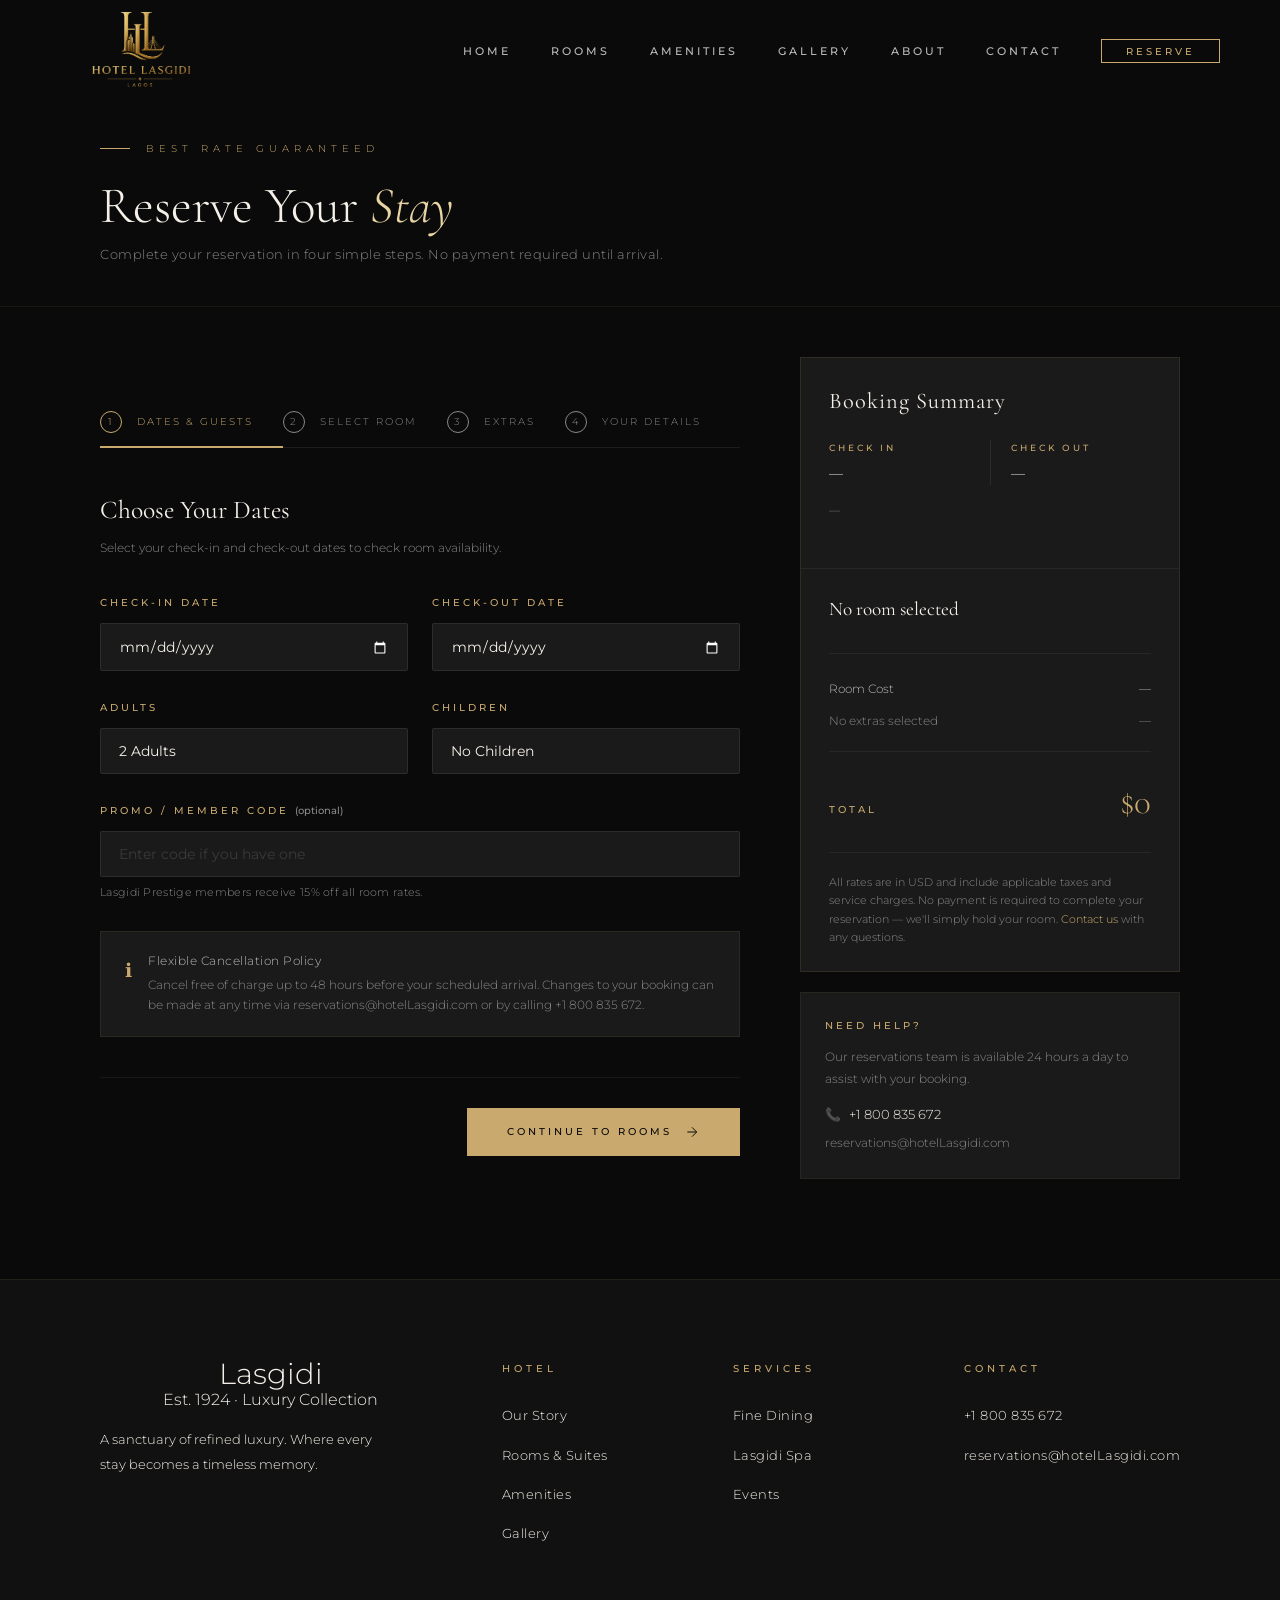
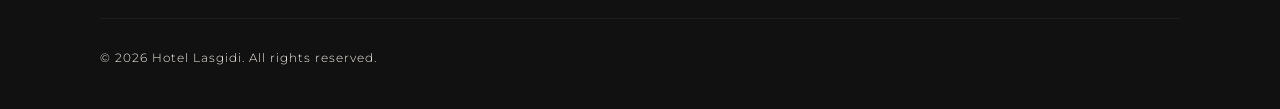
<file: booking.html>
<!DOCTYPE html>
<html lang="en">
<head>
  <meta charset="UTF-8" />
  <meta name="viewport" content="width=device-width, initial-scale=1.0" />
  <meta name="description" content="Reserve your stay at Hotel Lasgidi — select your dates, choose your room, and personalise your experience." />
  <title>Reserve — Hotel Lasgidi</title>
  <link rel="stylesheet" href="css/style.css" />
  <link rel="stylesheet" href="css/booking.css" />
  <style>
    .booking-page-header {
      padding: calc(var(--nav-height) + 50px) 100px 40px;
      border-bottom: 1px solid rgba(201,169,110,0.08);
    }

    .booking-page-header h1 {
      font-family: var(--font-display);
      font-size: clamp(2.2rem, 4vw, 3.5rem);
      font-weight: 300;
      line-height: 1.1;
    }

    .booking-page-header p {
      font-size: 0.8rem;
      color: var(--grey);
      margin-top: 10px;
      letter-spacing: 0.5px;
    }

    @media (max-width: 1200px) {
      .booking-page-header { padding: calc(var(--nav-height) + 30px) 60px 30px; }
      .booking-page { padding: calc(var(--nav-height) + 30px) 60px 80px; }
    }

    @media (max-width: 768px) {
      /* body {
        width: 100%;
        max-width: 500px;
        overflow-x: hidden;
        margin: 0 auto;
      } */
      footer {
        text-align: center;
        display: flex;
        flex-direction: column;
        justify-content: center;
        align-items: center;
      }
      .booking-page-header { padding: calc(var(--nav-height) + 20px) 24px 24px; }
      .booking-page { 
        padding: 30px 24px 60px;
        width: 100%;
        max-width: 500px;
        /* overflow-x: hidden; */
        margin: 0 auto; 
      }
    }
  </style>
</head>
<body>

  <nav class="navbar scrolled">
    <div class="navbar-inner">
      <a href="index.html" class="logo">
        <img class="lasgidi-logo" src="images/hotel_lasgidi_transparent.png" alt="" srcset="">
      </a>
      <ul class="nav-links">
        <li><a href="index.html">Home</a></li>
        <li><a href="rooms.html">Rooms</a></li>
        <li><a href="amenities.html">Amenities</a></li>
        <li><a href="gallery.html">Gallery</a></li>
        <li><a href="about.html">About</a></li>
        <li><a href="contact.html">Contact</a></li>
        <li><a href="booking.html" class="nav-cta active">Reserve</a></li>
      </ul>
      <div class="hamburger"><span></span><span></span><span></span></div>
    </div>
  </nav>
  <div class="mobile-menu">
    <a href="index.html">Home</a><a href="rooms.html">Rooms</a><a href="amenities.html">Amenities</a>
    <a href="gallery.html">Gallery</a><a href="about.html">About</a><a href="contact.html">Contact</a>
    <a href="booking.html">Reserve</a>
  </div>

  <!-- Page Header -->
  <div class="booking-page-header">
    <div class="section-eyebrow">Best Rate Guaranteed</div>
    <h1>Reserve Your <em style="font-style:italic; color:var(--gold-light);">Stay</em></h1>
    <p>Complete your reservation in four simple steps. No payment required until arrival.</p>
  </div>

  <!-- Booking Page -->
  <div class="booking-page" style="padding-top: 50px;">
    <div class="booking-layout">

      <!-- Left: Form -->
      <div class="booking-form-section">

        <!-- Steps -->
        <div class="booking-steps" role="tablist">
          <div class="booking-step active" role="tab">
            <span class="step-number">1</span> Dates & Guests
          </div>
          <div class="booking-step" role="tab">
            <span class="step-number">2</span> Select Room
          </div>
          <div class="booking-step" role="tab">
            <span class="step-number">3</span> Extras
          </div>
          <div class="booking-step" role="tab">
            <span class="step-number">4</span> Your Details
          </div>
        </div>

        <!-- ---- STEP 1: Dates & Guests ---- -->
        <div class="form-panel active" id="panel-1">
          <div style="margin-top: 40px;">
            <h3 style="font-family: var(--font-display); font-size: 1.6rem; font-weight: 400; margin-bottom: 6px;">Choose Your Dates</h3>
            <p style="font-size: 0.78rem; color: var(--grey); margin-bottom: 36px;">Select your check-in and check-out dates to check room availability.</p>

            <div class="form-row">
              <div class="form-group">
                <label for="check-in">Check-In Date</label>
                <input type="date" id="check-in" />
              </div>
              <div class="form-group">
                <label for="check-out">Check-Out Date</label>
                <input type="date" id="check-out" />
              </div>
            </div>

            <div class="form-row">
              <div class="form-group">
                <label for="adults">Adults</label>
                <select id="adults">
                  <option value="1">1 Adult</option>
                  <option value="2" selected>2 Adults</option>
                  <option value="3">3 Adults</option>
                  <option value="4">4 Adults</option>
                  <option value="5">5 Adults</option>
                </select>
              </div>
              <div class="form-group">
                <label for="children">Children</label>
                <select id="children">
                  <option value="0" selected>No Children</option>
                  <option value="1">1 Child</option>
                  <option value="2">2 Children</option>
                  <option value="3">3 Children</option>
                </select>
              </div>
            </div>

            <div class="form-group">
              <label for="promo-code">Promo / Member Code <span style="font-size:0.6rem; color:var(--grey); text-transform:none; letter-spacing:0;">(optional)</span></label>
              <input type="text" id="promo-code" placeholder="Enter code if you have one" />
              <div class="form-hint">Lasgidi Prestige members receive 15% off all room rates.</div>
            </div>

            <!-- Availability Info -->
            <div style="background:var(--dark-2); border:1px solid rgba(201,169,110,0.1); padding:20px 24px; display:flex; gap:16px; align-items:flex-start; margin-top:10px;">
              <div style="color:var(--gold); font-size:1.2rem; flex-shrink:0; margin-top:2px;">ℹ</div>
              <div>
                <div style="font-size:0.72rem; color:var(--light-grey); margin-bottom:4px; letter-spacing:0.5px;">Flexible Cancellation Policy</div>
                <div style="font-size:0.75rem; color:var(--grey); line-height:1.7;">Cancel free of charge up to 48 hours before your scheduled arrival. Changes to your booking can be made at any time via reservations@hotelLasgidi.com or by calling +1 800 835 672.</div>
              </div>
            </div>
          </div>

          <div class="form-nav">
            <div></div>
            <button class="btn btn-gold" data-next-step>
              <span>Continue to Rooms</span>
              <svg viewBox="0 0 24 24" fill="none" stroke="currentColor" stroke-width="1.5"><path d="M5 12h14M12 5l7 7-7 7"/></svg>
            </button>
          </div>
        </div>

        <!-- ---- STEP 2: Room Selection ---- -->
        <div class="form-panel" id="panel-2">
          <div style="margin-top: 40px;">
            <h3 style="font-family: var(--font-display); font-size: 1.6rem; font-weight: 400; margin-bottom: 6px;">Choose Your Room</h3>
            <p style="font-size: 0.78rem; color: var(--grey); margin-bottom: 36px;">Select the accommodation that best suits your needs. All rooms include complimentary Wi-Fi and access to our fitness centre.</p>

            <div class="room-select-grid" id="room-select-grid">
              <!-- Populated by booking.js -->
            </div>

            <div style="margin-top:30px; padding:20px 24px; background:var(--dark-2); border:1px solid rgba(201,169,110,0.08); display:flex; align-items:center; justify-content:space-between; flex-wrap:wrap; gap:12px;">
              <div style="font-size:0.72rem; color:var(--grey);">Need help choosing? Our reservations team is happy to assist.</div>
              <a href="tel:+1800835672" style="font-size:0.65rem; letter-spacing:2px; color:var(--gold); text-transform:uppercase;">Call +1 800 835 672</a>
            </div>
          </div>

          <div class="form-nav">
            <button class="btn btn-white" data-prev-step>← Back</button>
            <button class="btn btn-gold" data-next-step>
              <span>Add Extras</span>
              <svg viewBox="0 0 24 24" fill="none" stroke="currentColor" stroke-width="1.5"><path d="M5 12h14M12 5l7 7-7 7"/></svg>
            </button>
          </div>
        </div>

        <!-- ---- STEP 3: Extras ---- -->
        <div class="form-panel" id="panel-3">
          <div style="margin-top: 40px;">
            <h3 style="font-family: var(--font-display); font-size: 1.6rem; font-weight: 400; margin-bottom: 6px;">Personalise Your Stay</h3>
            <p style="font-size: 0.78rem; color: var(--grey); margin-bottom: 36px;">Enhance your Lasgidi experience with our curated selection of extras. All additions can also be arranged on arrival with our concierge.</p>

            <div class="extras-grid" id="extras-grid">
              <!-- Populated by booking.js -->
            </div>

            <div style="margin-top: 30px; padding: 20px 24px; background: var(--dark-2); border-left: 2px solid var(--gold);">
              <div style="font-size: 0.65rem; letter-spacing: 3px; color: var(--gold); text-transform: uppercase; margin-bottom: 6px; font-weight: 500;">Lasgidi Bespoke</div>
              <p style="font-size: 0.78rem; color: var(--grey); line-height: 1.8; margin: 0;">Looking for something not listed? Our concierge team can arrange virtually anything — from in-suite private dining to personalised city tours. Contact us at <a href="mailto:concierge@hotelLasgidi.com" style="color:var(--gold);">concierge@hotelLasgidi.com</a> to discuss your bespoke request.</p>
            </div>
          </div>

          <div class="form-nav">
            <button class="btn btn-white" data-prev-step>← Back</button>
            <button class="btn btn-gold" data-next-step>
              <span>Enter Your Details</span>
              <svg viewBox="0 0 24 24" fill="none" stroke="currentColor" stroke-width="1.5"><path d="M5 12h14M12 5l7 7-7 7"/></svg>
            </button>
          </div>
        </div>

        <!-- ---- STEP 4: Guest Details ---- -->
        <div class="form-panel" id="panel-4">
          <div style="margin-top: 40px;">
            <h3 style="font-family: var(--font-display); font-size: 1.6rem; font-weight: 400; margin-bottom: 6px;">Your Details</h3>
            <p style="font-size: 0.78rem; color: var(--grey); margin-bottom: 36px;">Please provide your details to complete the reservation. No payment is required at this stage.</p>

            <div class="form-row">
              <div class="form-group">
                <label for="first-name">First Name *</label>
                <input type="text" id="first-name" placeholder="Alexandra" />
              </div>
              <div class="form-group">
                <label for="last-name">Last Name *</label>
                <input type="text" id="last-name" placeholder="Chen" />
              </div>
            </div>

            <div class="form-group">
              <label for="email">Email Address *</label>
              <input type="email" id="email" placeholder="your@email.com" />
              <div class="form-hint">Your confirmation will be sent to this address.</div>
            </div>

            <div class="form-row">
              <div class="form-group">
                <label for="phone">Phone Number</label>
                <input type="tel" id="phone" placeholder="+1 000 000 0000" />
              </div>
              <div class="form-group">
                <label for="country">Country of Residence</label>
                <select id="country">
                  <option value="">Select country</option>
                  <option value="US">United States</option>
                  <option value="GB">United Kingdom</option>
                  <option value="CA">Canada</option>
                  <option value="AU">Australia</option>
                  <option value="FR">France</option>
                  <option value="DE">Germany</option>
                  <option value="IT">Italy</option>
                  <option value="ES">Spain</option>
                  <option value="NG">Nigeria</option>
                  <option value="ZA">South Africa</option>
                  <option value="AE">United Arab Emirates</option>
                  <option value="SG">Singapore</option>
                  <option value="JP">Japan</option>
                  <option value="other">Other</option>
                </select>
              </div>
            </div>

            <div class="form-group">
              <label for="special-requests">Special Requests <span style="font-size:0.6rem; color:var(--grey); text-transform:none; letter-spacing:0;">(optional)</span></label>
              <textarea id="special-requests" placeholder="Dietary requirements, accessibility needs, room preferences, celebrations, or any other requests..."></textarea>
              <div class="form-hint">We will do our utmost to accommodate all requests, though cannot guarantee fulfilment prior to confirmation.</div>
            </div>

            <!-- Terms -->
            <div style="display:flex; gap:14px; align-items:flex-start; padding:20px; background:var(--dark-2); border:1px solid rgba(255,255,255,0.05); margin-top:10px;">
              <input type="checkbox" id="terms" style="margin-top:3px; accent-color:var(--gold); width:16px; height:16px; flex-shrink:0;" />
              <label for="terms" style="font-size:0.75rem; color:var(--grey); line-height:1.7; cursor:pointer;">
                I agree to Hotel Lasgidi's <a href="#" style="color:var(--gold);">Terms & Conditions</a> and <a href="#" style="color:var(--gold);">Privacy Policy</a>. I understand that no payment is required at this time, and that my reservation is subject to availability confirmation.
              </label>
            </div>

            <!-- Trust Badges -->
            <div style="display:flex; gap:24px; flex-wrap:wrap; margin-top:30px; padding-top:30px; border-top:1px solid rgba(255,255,255,0.05);">
              <div style="display:flex; align-items:center; gap:10px; font-size:0.72rem; color:var(--grey);">
                <span style="color:var(--gold); font-size:1.1rem;">🔒</span> Secure Reservation
              </div>
              <div style="display:flex; align-items:center; gap:10px; font-size:0.72rem; color:var(--grey);">
                <span style="color:var(--gold); font-size:1.1rem;">✓</span> Best Rate Guaranteed
              </div>
              <div style="display:flex; align-items:center; gap:10px; font-size:0.72rem; color:var(--grey);">
                <span style="color:var(--gold); font-size:1.1rem;">↩</span> Free Cancellation
              </div>
              <div style="display:flex; align-items:center; gap:10px; font-size:0.72rem; color:var(--grey);">
                <span style="color:var(--gold); font-size:1.1rem;">💳</span> No Card Required
              </div>
            </div>
          </div>

          <div class="form-nav">
            <button class="btn btn-white" data-prev-step>← Back</button>
            <button class="btn btn-gold" id="submit-booking">
              <span>Complete Reservation</span>
              <svg viewBox="0 0 24 24" fill="none" stroke="currentColor" stroke-width="1.5"><path d="M5 12h14M12 5l7 7-7 7"/></svg>
            </button>
          </div>
        </div>

      </div>

      <!-- Right: Booking Summary -->
      <div class="booking-summary">
        <div class="summary-card">

          <div class="summary-header">
            <h3>Booking Summary</h3>
            <div class="summary-dates">
              <div class="summary-date">
                <div class="summary-date-label">Check In</div>
                <div class="summary-date-value" id="summary-checkin">—</div>
              </div>
              <div class="summary-date">
                <div class="summary-date-label">Check Out</div>
                <div class="summary-date-value" id="summary-checkout">—</div>
              </div>
            </div>
            <div class="summary-nights" id="summary-nights" style="margin-top: 16px;">Select your dates above</div>
          </div>

          <div class="summary-body">
            <div class="summary-room">
              <div class="summary-room-name" id="summary-room-name">No room selected</div>
              <div class="summary-room-type" id="summary-room-type" style="font-size:0.65rem; letter-spacing:2px; color:var(--grey); text-transform:uppercase; margin-top:4px;"></div>
            </div>

            <div class="summary-line">
              <span>Room Cost</span>
              <span id="summary-room-cost">—</span>
            </div>

            <div id="summary-extras-list">
              <div class="summary-line extras-line"><span>No extras selected</span><span>—</span></div>
            </div>

            <div class="summary-divider"></div>

            <div class="summary-total">
              <div>
                <div class="summary-total-label">Total</div>
                <div class="summary-total-nights" id="summary-total-nights"></div>
              </div>
              <div class="summary-total-amount" id="summary-total">$0</div>
            </div>

            <div class="summary-note">
              All rates are in USD and include applicable taxes and service charges. No payment is required to complete your reservation — we'll simply hold your room. <a href="contact.html">Contact us</a> with any questions.
            </div>
          </div>

        </div>

        <!-- Help Box -->
        <div style="margin-top:20px; padding:24px; background:var(--dark-2); border:1px solid rgba(201,169,110,0.08);">
          <div style="font-size:0.62rem; letter-spacing:3px; color:var(--gold); text-transform:uppercase; margin-bottom:12px; font-weight:500;">Need Help?</div>
          <p style="font-size:0.76rem; color:var(--grey); line-height:1.8; margin-bottom:14px;">Our reservations team is available 24 hours a day to assist with your booking.</p>
          <a href="tel:+1800835672" style="font-size:0.8rem; color:var(--white); display:flex; align-items:center; gap:8px;">
            <span style="color:var(--gold);">📞</span> +1 800 835 672
          </a>
          <a href="mailto:reservations@hotelLasgidi.com" style="font-size:0.75rem; color:var(--grey); display:block; margin-top:8px;">
            reservations@hotelLasgidi.com
          </a>
        </div>
      </div>

    </div>
  </div>

  <footer>
    <div class="footer-grid">
      <div class="footer-brand"><div class="logo"><span class="logo-name">Lasgidi</span><span class="logo-tagline">Est. 1924 · Luxury Collection</span></div><p>A sanctuary of refined luxury. Where every stay becomes a timeless memory.</p></div>
      <div class="footer-col"><h4>Hotel</h4><ul><li><a href="about.html">Our Story</a></li><li><a href="rooms.html">Rooms & Suites</a></li><li><a href="amenities.html">Amenities</a></li><li><a href="gallery.html">Gallery</a></li></ul></div>
      <div class="footer-col"><h4>Services</h4><ul><li><a href="amenities.html#dining">Fine Dining</a></li><li><a href="amenities.html#spa">Lasgidi Spa</a></li><li><a href="amenities.html#events">Events</a></li></ul></div>
      <div class="footer-col"><h4>Contact</h4><ul><li><a href="tel:+1800835672">+1 800 835 672</a></li><li><a href="mailto:reservations@hotelLasgidi.com">reservations@hotelLasgidi.com</a></li></ul></div>
    </div>
    <div class="footer-bottom"><p>© <span class="current-year"></span> Hotel Lasgidi. All rights reserved.</p></div>
  </footer>

  <script src="js/main.js"></script>
  <script src="js/booking.js"></script>
</body>
</html>
</file>
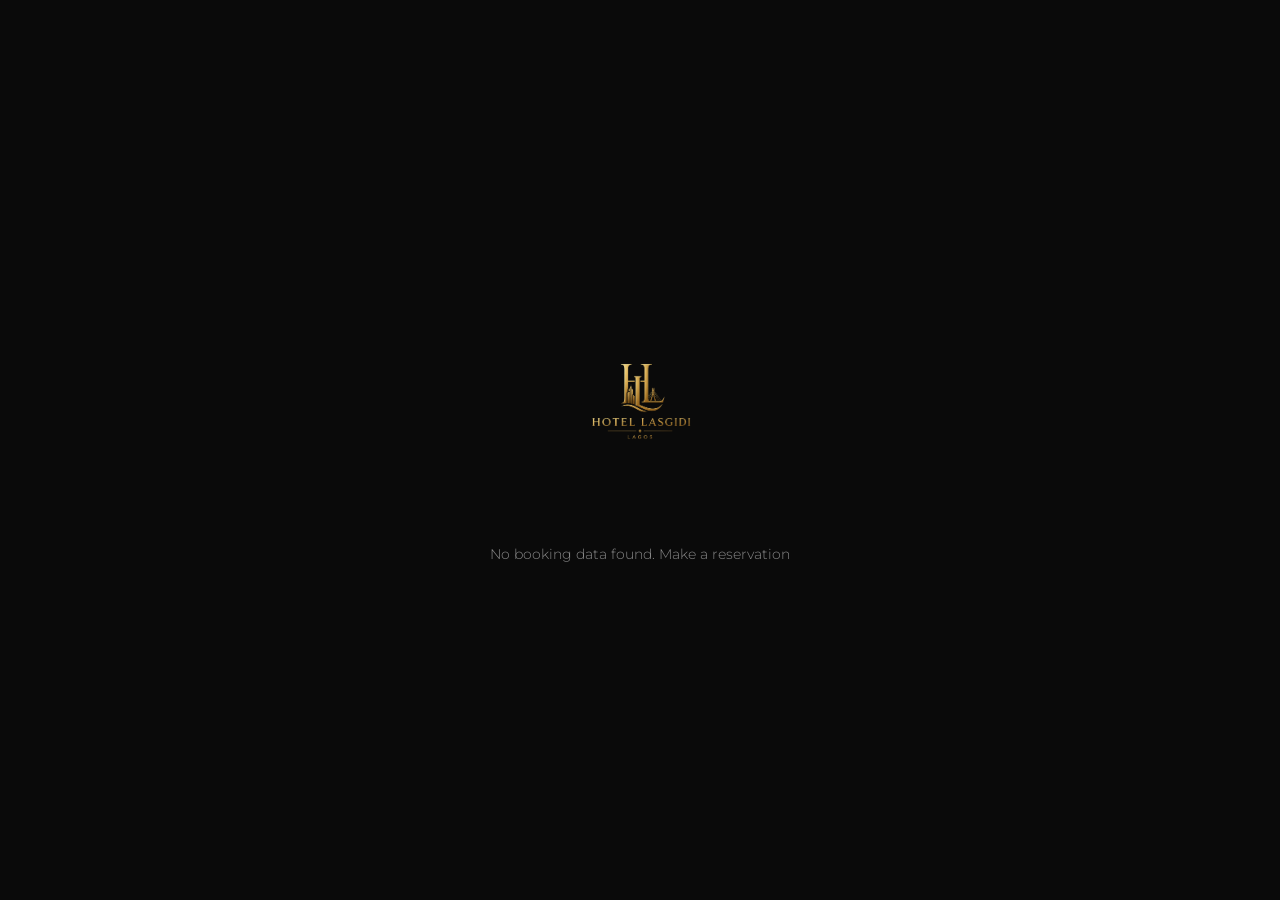
<file: confirmation.html>
<!DOCTYPE html>
<html lang="en">
<head>
  <meta charset="UTF-8" />
  <meta name="viewport" content="width=device-width, initial-scale=1.0" />
  <title>Reservation Confirmed — Hotel Lasgidi</title>
  <link rel="stylesheet" href="css/style.css" />
  <link rel="stylesheet" href="css/booking.css" />
  <style>
    body { background: var(--black); }

    .confirmation-wrapper {
      min-height: 100vh;
      display: flex;
      flex-direction: column;
      align-items: center;
      justify-content: center;
      padding: 120px 40px 80px;
    }

    .conf-logo {
      text-align: center;
      margin-bottom: 60px;
    }

    .conf-card {
      max-width: 700px;
      width: 100%;
      text-align: center;
    }

    .conf-icon-wrap {
      width: 90px; height: 90px;
      border: 1px solid var(--gold);
      border-radius: 50%;
      display: flex;
      align-items: center;
      justify-content: center;
      margin: 0 auto 36px;
      font-size: 2rem;
      color: var(--gold);
      animation: popIn 0.5s cubic-bezier(0.175, 0.885, 0.32, 1.275) both;
    }

    @keyframes popIn {
      from { transform: scale(0.5); opacity: 0; }
      to   { transform: scale(1);   opacity: 1; }
    }

    .conf-eyebrow {
      font-size: 0.62rem;
      letter-spacing: 5px;
      color: var(--gold);
      text-transform: uppercase;
      font-weight: 500;
      margin-bottom: 12px;
    }

    .conf-card h1 {
      font-family: var(--font-display);
      font-size: clamp(2.5rem, 5vw, 4rem);
      font-weight: 300;
      line-height: 1.1;
      margin-bottom: 16px;
    }

    .conf-card > p {
      font-size: 0.85rem;
      color: var(--grey);
      line-height: 1.9;
      margin-bottom: 50px;
      max-width: 520px;
      margin-left: auto;
      margin-right: auto;
    }

    .conf-ref-box {
      display: inline-flex;
      flex-direction: column;
      align-items: center;
      border: 1px solid rgba(201,169,110,0.25);
      padding: 20px 40px;
      margin-bottom: 50px;
      background: rgba(201,169,110,0.04);
    }

    .conf-ref-label {
      font-size: 0.58rem;
      letter-spacing: 4px;
      text-transform: uppercase;
      color: var(--gold);
      font-weight: 500;
      margin-bottom: 6px;
    }

    .conf-ref-number {
      font-family: var(--font-display);
      font-size: 1.8rem;
      font-weight: 400;
      letter-spacing: 4px;
    }

    /* ---- Details Grid ---- */
    .conf-details {
      background: var(--dark-2);
      border: 1px solid rgba(201,169,110,0.1);
      padding: 0;
      text-align: left;
      margin-bottom: 40px;
    }

    .conf-details-header {
      padding: 20px 32px;
      border-bottom: 1px solid rgba(255,255,255,0.05);
      font-size: 0.62rem;
      letter-spacing: 4px;
      text-transform: uppercase;
      color: var(--gold);
      font-weight: 500;
    }

    .conf-detail-row {
      display: flex;
      justify-content: space-between;
      align-items: center;
      padding: 14px 32px;
      border-bottom: 1px solid rgba(255,255,255,0.04);
      font-size: 0.82rem;
    }

    .conf-detail-row:last-child { border-bottom: none; }
    .conf-detail-label { color: var(--grey); letter-spacing: 0.3px; }
    .conf-detail-value { color: var(--white); font-weight: 400; text-align: right; }
    .conf-detail-value.gold { color: var(--gold); font-family: var(--font-display); font-size: 1.3rem; }

    /* ---- Next Steps ---- */
    .conf-next-steps {
      display: grid;
      grid-template-columns: repeat(3, 1fr);
      gap: 2px;
      background: rgba(201,169,110,0.06);
      margin-bottom: 40px;
      text-align: left;
    }

    .conf-step {
      background: var(--dark-2);
      padding: 30px;
      transition: var(--transition);
    }

    .conf-step:hover { background: var(--dark-3); }

    .conf-step-icon { font-size: 1.6rem; margin-bottom: 12px; display: block; }
    .conf-step-title { font-family: var(--font-display); font-size: 1rem; font-weight: 400; margin-bottom: 6px; }
    .conf-step-desc { font-size: 0.72rem; color: var(--grey); line-height: 1.7; }

    /* ---- Action Buttons ---- */
    .conf-actions {
      display: flex;
      gap: 16px;
      justify-content: center;
      flex-wrap: wrap;
      margin-bottom: 50px;
    }

    /* ---- Email Notice ---- */
    .conf-email-notice {
      font-size: 0.75rem;
      color: var(--grey);
      line-height: 1.8;
      padding: 20px 30px;
      border: 1px solid rgba(255,255,255,0.05);
      background: var(--dark-2);
      margin-bottom: 40px;
    }

    .conf-email-notice a { color: var(--gold); }

    /* ---- Footer strip ---- */
    .conf-footer-strip {
      margin-top: 60px;
      padding-top: 30px;
      border-top: 1px solid rgba(255,255,255,0.05);
      display: flex;
      justify-content: center;
      gap: 30px;
      font-size: 0.7rem;
      color: var(--grey);
      flex-wrap: wrap;
    }

    .conf-footer-strip a { color: var(--grey); }
    .conf-footer-strip a:hover { color: var(--gold); }

    @media (max-width: 768px) {
      .conf-next-steps { grid-template-columns: 1fr; }
      .conf-detail-row { flex-direction: column; align-items: flex-start; gap: 4px; }
      .conf-detail-value { text-align: left; }
      .conf-actions { flex-direction: column; align-items: stretch; }
      .conf-actions .btn { justify-content: center; }
    }
  </style>
</head>
<body>

  <!-- Confirmation Page -->
  <div class="confirmation-wrapper">

    <!-- Logo -->
    <div class="conf-logo">
      <a href="index.html" class="logo">
        <img class="lasgidi-logo" src="images/hotel_lasgidi_transparent.png" alt="" srcset="">
      </a>
    </div>

    <div class="conf-card" id="confirmation-data">

      <div class="conf-icon-wrap">✓</div>

      <div class="conf-eyebrow">Reservation Confirmed</div>
      <h1>We Look Forward<br>to <em style="font-style:italic; color:var(--gold-light);">Welcoming You</em></h1>
      <p>Your reservation at Hotel Lasgidi has been received and confirmed. A detailed confirmation email has been sent to your inbox.</p>

      <!-- Booking Reference -->
      <div class="conf-ref-box">
        <div class="conf-ref-label">Booking Reference</div>
        <div class="conf-ref-number" id="conf-ref">VLR-XXXXXXXX</div>
      </div>

      <!-- Booking Details -->
      <div class="conf-details">
        <div class="conf-details-header">Reservation Details</div>
        <div class="conf-detail-row">
          <span class="conf-detail-label">Guest Name</span>
          <span class="conf-detail-value" id="conf-guest">Valued Guest</span>
        </div>
        <div class="conf-detail-row">
          <span class="conf-detail-label">Room</span>
          <span class="conf-detail-value" id="conf-room">—</span>
        </div>
        <div class="conf-detail-row">
          <span class="conf-detail-label">Check-In</span>
          <span class="conf-detail-value" id="conf-checkin">—</span>
        </div>
        <div class="conf-detail-row">
          <span class="conf-detail-label">Check-Out</span>
          <span class="conf-detail-value" id="conf-checkout">—</span>
        </div>
        <div class="conf-detail-row">
          <span class="conf-detail-label">Duration</span>
          <span class="conf-detail-value" id="conf-nights">—</span>
        </div>
        <div class="conf-detail-row">
          <span class="conf-detail-label">Guests</span>
          <span class="conf-detail-value" id="conf-guests">—</span>
        </div>
        <div class="conf-detail-row">
          <span class="conf-detail-label">Confirmation Sent To</span>
          <span class="conf-detail-value" id="conf-email">—</span>
        </div>
        <div class="conf-detail-row">
          <span class="conf-detail-label">Estimated Total</span>
          <span class="conf-detail-value gold" id="conf-total">—</span>
        </div>
      </div>

      <!-- Email Notice -->
      <div class="conf-email-notice">
        📧 A confirmation email with full details has been sent to your inbox. If you don't receive it within 15 minutes, please check your spam folder or <a href="contact.html">contact our reservations team</a>.
      </div>

      <!-- Next Steps -->
      <div class="conf-next-steps">
        <div class="conf-step">
          <span class="conf-step-icon">🕒</span>
          <div class="conf-step-title">Check-In from 3 PM</div>
          <p class="conf-step-desc">Early check-in may be available on request. Contact our concierge 24 hours in advance to arrange.</p>
        </div>
        <div class="conf-step">
          <span class="conf-step-icon">🧳</span>
          <div class="conf-step-title">Luggage Storage</div>
          <p class="conf-step-desc">Complimentary luggage storage is available before check-in and after check-out on your day of arrival and departure.</p>
        </div>
        <div class="conf-step">
          <span class="conf-step-icon">🚗</span>
          <div class="conf-step-title">Valet & Transfers</div>
          <p class="conf-step-desc">Airport transfers and valet parking are available. Contact us at least 24 hours in advance to arrange your arrival experience.</p>
        </div>
      </div>

      <!-- Action Buttons -->
      <div class="conf-actions">
        <a href="index.html" class="btn btn-gold">
          <span>Return to Home</span>
          <svg viewBox="0 0 24 24" fill="none" stroke="currentColor" stroke-width="1.5"><path d="M5 12h14M12 5l7 7-7 7"/></svg>
        </a>
        <a href="contact.html" class="btn btn-outline">Contact Concierge</a>
        <a href="amenities.html" class="btn btn-white">Explore Amenities</a>
      </div>

      <!-- Footer Strip -->
      <div class="conf-footer-strip">
        <a href="index.html">Home</a>
        <a href="rooms.html">Rooms</a>
        <a href="amenities.html">Amenities</a>
        <a href="contact.html">Contact</a>
        <span>© <span class="current-year"></span> Hotel Lasgidi</span>
      </div>

    </div>
  </div>

  <script src="js/main.js"></script>
  <script src="js/booking.js"></script>
</body>
</html>
</file>
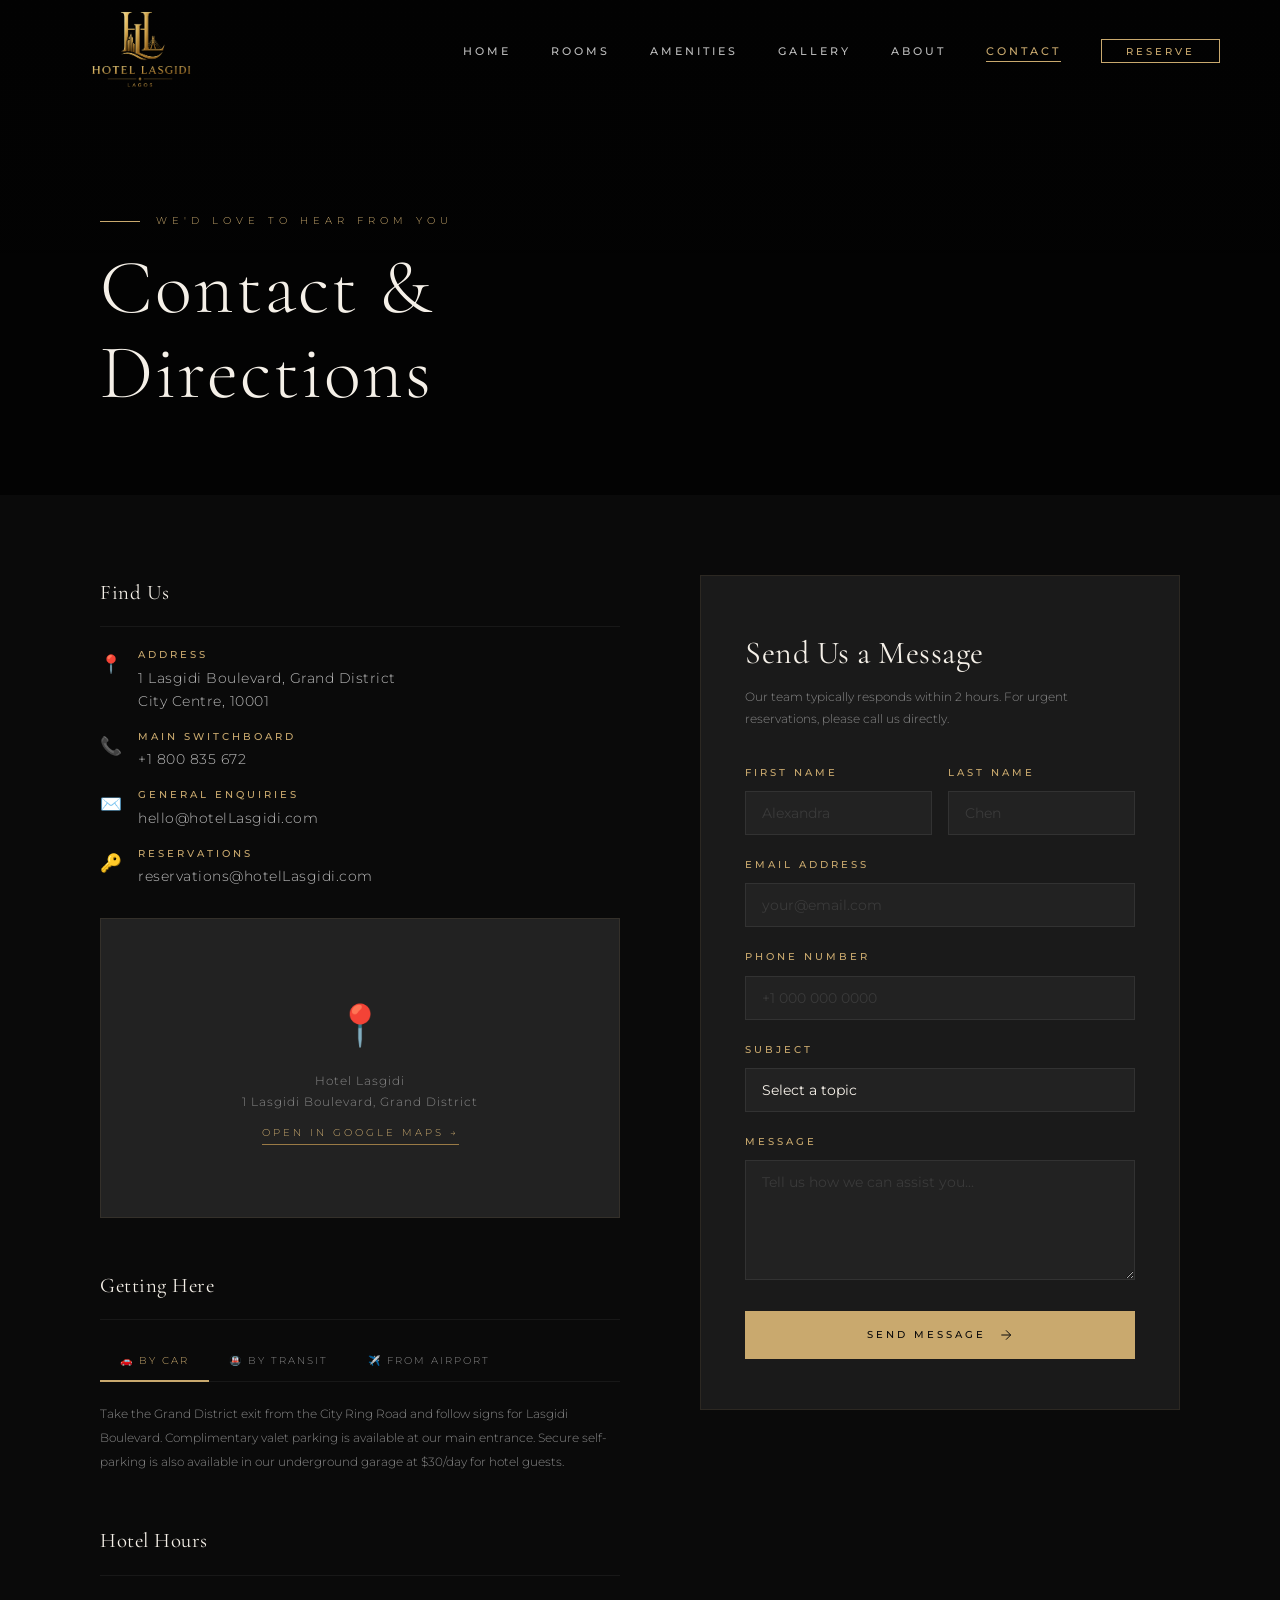
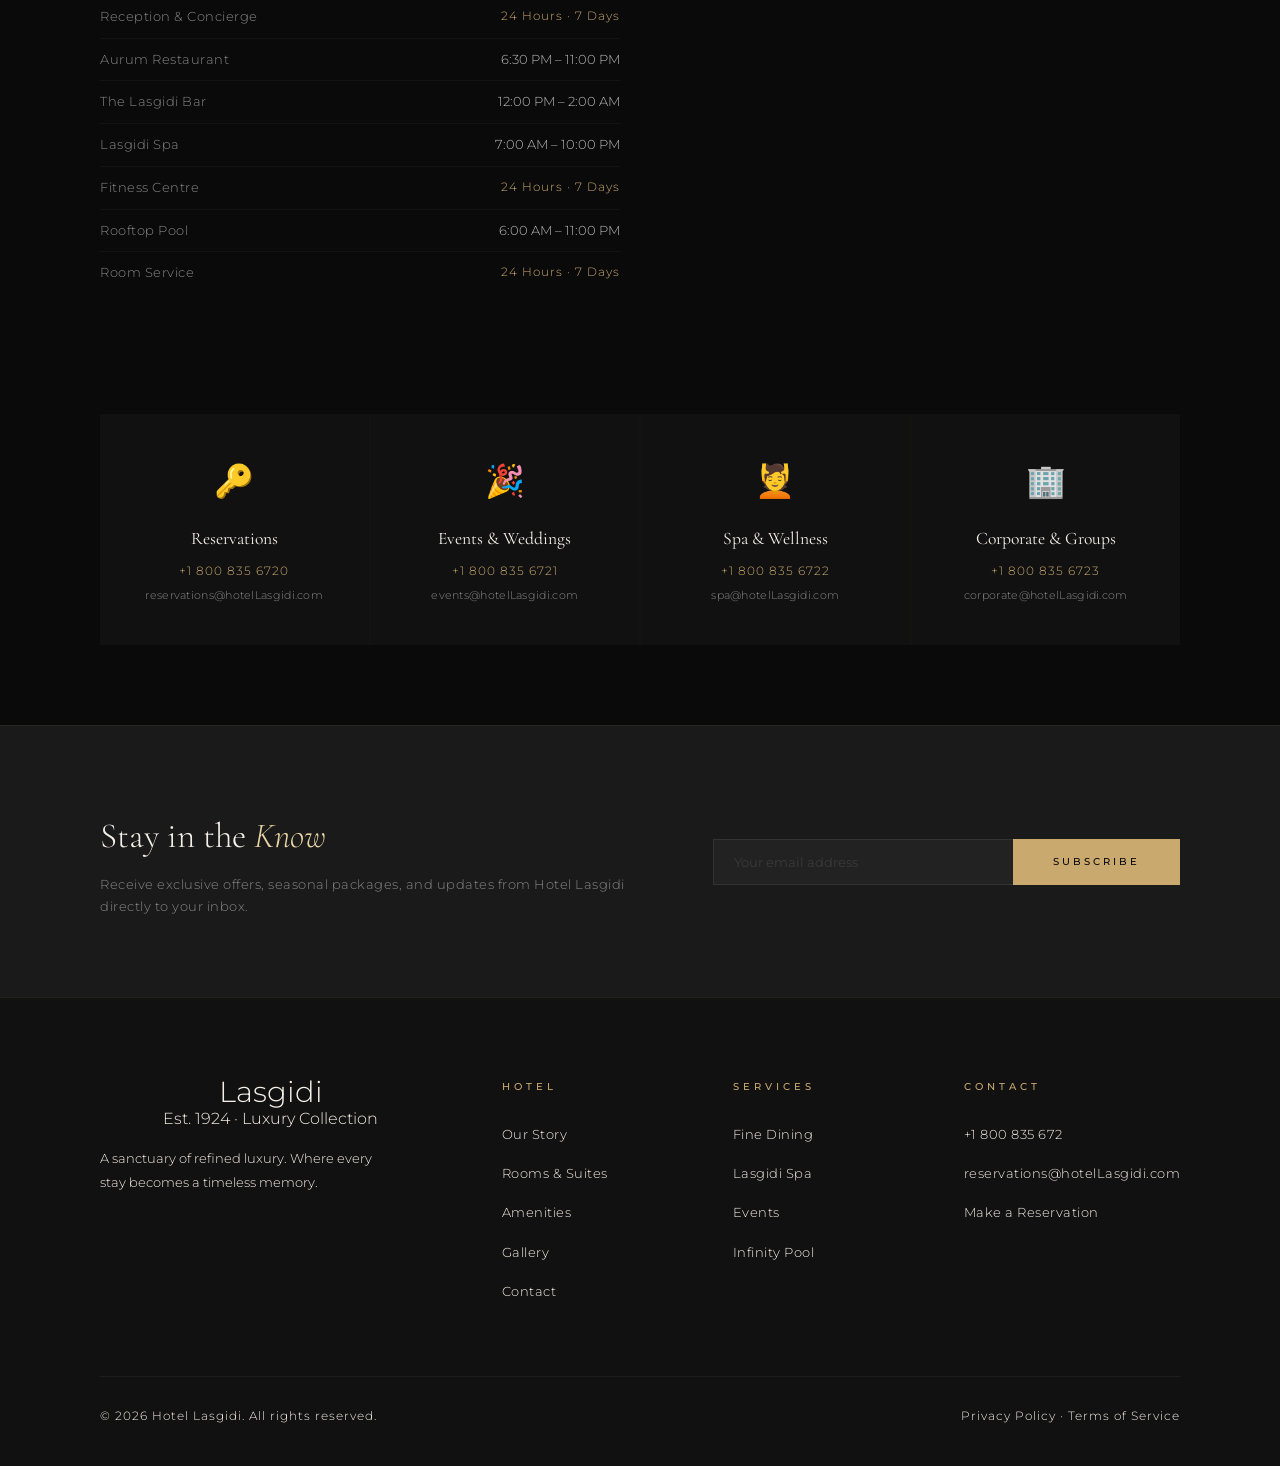
<file: contact.html>
<!DOCTYPE html>
<html lang="en">
<head>
  <meta charset="UTF-8" />
  <meta name="viewport" content="width=device-width, initial-scale=1.0" />
  <meta name="description" content="Contact Hotel Lasgidi — reservations, enquiries, events, and directions to our landmark property." />
  <title>Contact — Hotel Lasgidi</title>
  <link rel="stylesheet" href="css/style.css" />
  <style>
    /* ---- Contact Layout ---- */
    .contact-section {
      padding: 80px 100px 120px;
      display: grid;
      grid-template-columns: 1fr 480px;
      gap: 80px;
    }

    /* ---- Contact Info Panel ---- */
    .contact-info-col { display: flex; flex-direction: column; gap: 50px; }

    .contact-block h3 {
      font-family: var(--font-display);
      font-size: 1.3rem;
      font-weight: 400;
      letter-spacing: 0.5px;
      margin-bottom: 20px;
      padding-bottom: 16px;
      border-bottom: 1px solid rgba(255,255,255,0.06);
    }

    .contact-row {
      display: flex;
      align-items: flex-start;
      gap: 16px;
      margin-bottom: 16px;
    }

    .contact-row-icon {
      font-size: 1.1rem;
      flex-shrink: 0;
      margin-top: 2px;
    }

    .contact-row-body {}

    .contact-row-label {
      font-size: 0.6rem;
      letter-spacing: 3px;
      color: var(--gold);
      text-transform: uppercase;
      font-weight: 500;
      margin-bottom: 3px;
    }

    .contact-row-value {
      font-size: 0.85rem;
      color: var(--light-grey);
      letter-spacing: 0.5px;
      line-height: 1.7;
    }

    .contact-row-value a {
      color: var(--light-grey);
      transition: color 0.3s ease;
    }

    .contact-row-value a:hover { color: var(--gold); }

    /* ---- Hours Table ---- */
    .hours-table { width: 100%; }

    .hours-row {
      display: flex;
      justify-content: space-between;
      align-items: center;
      padding: 10px 0;
      border-bottom: 1px solid rgba(255,255,255,0.04);
      font-size: 0.8rem;
    }

    .hours-row:last-child { border-bottom: none; }
    .hours-day { color: var(--grey); letter-spacing: 0.5px; }
    .hours-time { color: var(--light-grey); }
    .hours-time.always { color: var(--gold); font-size: 0.72rem; letter-spacing: 1px; }

    /* ---- Map Placeholder ---- */
    .map-container {
      position: relative;
      height: 300px;
      background: var(--dark-3);
      border: 1px solid rgba(201,169,110,0.1);
      overflow: hidden;
      margin-top: 30px;
    }

    .map-placeholder {
      width: 100%;
      height: 100%;
      display: flex;
      flex-direction: column;
      align-items: center;
      justify-content: center;
      gap: 12px;
      color: var(--grey);
    }

    .map-pin {
      font-size: 2.5rem;
      animation: pinBounce 2s ease infinite;
    }

    @keyframes pinBounce {
      0%, 100% { transform: translateY(0); }
      50% { transform: translateY(-8px); }
    }

    .map-placeholder p {
      font-size: 0.75rem;
      letter-spacing: 1px;
      text-align: center;
      line-height: 1.7;
    }

    .map-placeholder a {
      font-size: 0.65rem;
      letter-spacing: 3px;
      text-transform: uppercase;
      color: var(--gold);
      border-bottom: 1px solid var(--gold-dark);
      padding-bottom: 2px;
      transition: color 0.3s ease;
    }

    .map-placeholder a:hover { color: var(--gold-light); }

    /* ---- Directions Tabs ---- */
    .directions-tabs {
      display: flex;
      gap: 0;
      margin-bottom: 20px;
      border-bottom: 1px solid rgba(255,255,255,0.06);
    }

    .dir-tab {
      padding: 12px 20px;
      font-size: 0.62rem;
      letter-spacing: 2px;
      text-transform: uppercase;
      color: var(--grey);
      cursor: pointer;
      position: relative;
      transition: color 0.3s ease;
    }

    .dir-tab.active { color: var(--gold); }
    .dir-tab.active::after {
      content: '';
      position: absolute;
      bottom: -1px; left: 0;
      width: 100%; height: 2px;
      background: var(--gold);
    }

    .dir-content { display: none; font-size: 0.78rem; color: var(--grey); line-height: 1.9; }
    .dir-content.active { display: block; }

    /* ---- Contact Form ---- */
    .contact-form-col {}

    .contact-form-wrap {
      background: var(--dark-2);
      border: 1px solid rgba(201,169,110,0.1);
      padding: 50px 44px;
    }

    .contact-form-wrap h2 {
      font-family: var(--font-display);
      font-size: 2rem;
      font-weight: 400;
      margin-bottom: 6px;
      letter-spacing: 0.5px;
    }

    .contact-form-wrap p {
      font-size: 0.78rem;
      color: var(--grey);
      margin-bottom: 36px;
      line-height: 1.7;
    }

    .form-group {
      margin-bottom: 22px;
    }

    .form-group label {
      display: block;
      font-size: 0.6rem;
      letter-spacing: 3px;
      text-transform: uppercase;
      color: var(--gold);
      margin-bottom: 10px;
      font-weight: 500;
    }

    .form-group input,
    .form-group select,
    .form-group textarea {
      width: 100%;
      background: var(--dark-3);
      border: 1px solid rgba(255,255,255,0.07);
      padding: 13px 16px;
      color: var(--white);
      font-size: 0.85rem;
      outline: none;
      transition: border-color 0.3s ease;
      font-family: var(--font-body);
      -webkit-appearance: none;
    }

    .form-group input:focus,
    .form-group select:focus,
    .form-group textarea:focus {
      border-color: var(--gold);
      background: rgba(201,169,110,0.02);
    }

    .form-group input::placeholder,
    .form-group textarea::placeholder { color: var(--mid); }

    .form-group select option { background: var(--dark-3); }
    .form-group textarea { resize: vertical; min-height: 120px; }

    .form-row-2 { display: grid; grid-template-columns: 1fr 1fr; gap: 16px; }

    .form-success {
      display: none;
      text-align: center;
      padding: 40px 0;
    }

    .form-success-icon {
      width: 60px; height: 60px;
      border: 1px solid var(--gold);
      border-radius: 50%;
      display: flex;
      align-items: center;
      justify-content: center;
      margin: 0 auto 24px;
      font-size: 1.5rem;
      color: var(--gold);
    }

    .form-success h3 {
      font-family: var(--font-display);
      font-size: 1.8rem;
      font-weight: 400;
      margin-bottom: 12px;
    }

    .form-success p {
      font-size: 0.8rem;
      color: var(--grey);
      line-height: 1.8;
      margin-bottom: 0;
    }

    /* ---- Department Cards ---- */
    .departments-section {
      padding: 0 100px 80px;
    }

    .dept-grid {
      display: grid;
      grid-template-columns: repeat(4, 1fr);
      gap: 2px;
      background: rgba(201,169,110,0.06);
    }

    .dept-card {
      background: var(--dark);
      padding: 40px 30px;
      transition: var(--transition);
      text-align: center;
    }

    .dept-card:hover { background: var(--dark-2); }

    .dept-icon { font-size: 2rem; display: block; margin-bottom: 16px; }

    .dept-name {
      font-family: var(--font-display);
      font-size: 1.1rem;
      font-weight: 400;
      margin-bottom: 8px;
    }

    .dept-phone {
      font-size: 0.72rem;
      color: var(--gold);
      letter-spacing: 1px;
      display: block;
      margin-bottom: 4px;
    }

    .dept-email {
      font-size: 0.7rem;
      color: var(--grey);
      letter-spacing: 0.3px;
    }

    .dept-email a { color: var(--grey); }
    .dept-email a:hover { color: var(--gold); }

    /* ---- Newsletter ---- */
    .newsletter-section {
      background: var(--dark-2);
      border-top: 1px solid rgba(201,169,110,0.08);
      padding: 80px 100px;
      display: flex;
      justify-content: space-between;
      align-items: center;
      gap: 60px;
    }

    .newsletter-text h2 {
      font-family: var(--font-display);
      font-size: 2.2rem;
      font-weight: 300;
      margin-bottom: 8px;
    }

    .newsletter-text p {
      font-size: 0.8rem;
      color: var(--grey);
      letter-spacing: 0.5px;
    }

    .newsletter-form {
      display: flex;
      gap: 0;
      flex-shrink: 0;
    }

    .newsletter-input {
      background: var(--dark-3);
      border: 1px solid rgba(255,255,255,0.08);
      border-right: none;
      padding: 14px 20px;
      color: var(--white);
      font-size: 0.82rem;
      outline: none;
      width: 300px;
      font-family: var(--font-body);
      transition: border-color 0.3s ease;
    }

    .newsletter-input:focus { border-color: var(--gold); }
    .newsletter-input::placeholder { color: var(--mid); }

    @media (max-width: 1200px) {
      .contact-section { padding: 60px 60px 100px; grid-template-columns: 1fr; gap: 60px; }
      .departments-section { padding: 0 60px 60px; }
      .dept-grid { grid-template-columns: repeat(2, 1fr); }
      .newsletter-section { padding: 60px 60px; flex-direction: column; align-items: flex-start; }
    }

    @media (max-width: 768px) {
      body {
        width: 100%;
        overflow-x: hidden;
        margin: 0 auto;
      }
      .footer-grid {
        text-align: center;
        display: flex;
        flex-direction: column;
        justify-content: center;
        align-items: center;
      }
      .contact-section { padding: 40px 24px 80px; }
      .departments-section { padding: 0 24px 60px; }
      .dept-grid { grid-template-columns: 1fr 1fr; }
      .newsletter-section { padding: 60px 24px; }
      .newsletter-form { flex-direction: column; width: 100%; }
      .newsletter-input { width: 100%; border-right: 1px solid rgba(255,255,255,0.08); border-bottom: none; }
      .contact-form-wrap { padding: 36px 24px; }
      .form-row-2 { grid-template-columns: 1fr; }
    }
  </style>
</head>
<body>

  <nav class="navbar scrolled">
    <div class="navbar-inner">
      <a href="index.html" class="logo">
        <img class="lasgidi-logo" src="images/hotel_lasgidi_transparent.png" alt="" srcset="">
      </a>
      <ul class="nav-links">
        <li><a href="index.html">Home</a></li>
        <li><a href="rooms.html">Rooms</a></li>
        <li><a href="amenities.html">Amenities</a></li>
        <li><a href="gallery.html">Gallery</a></li>
        <li><a href="about.html">About</a></li>
        <li><a href="contact.html" class="active">Contact</a></li>
        <li><a href="booking.html" class="nav-cta">Reserve</a></li>
      </ul>
      <div class="hamburger"><span></span><span></span><span></span></div>
    </div>
  </nav>
  <div class="mobile-menu">
    <a href="index.html">Home</a><a href="rooms.html">Rooms</a><a href="amenities.html">Amenities</a>
    <a href="gallery.html">Gallery</a><a href="about.html">About</a><a href="contact.html">Contact</a>
    <a href="booking.html">Reserve</a>
  </div>

  <!-- Page Hero -->
  <div class="page-hero">
    <div class="page-hero-bg" style="background-image: url('https://images.unsplash.com/photo-1551882547-ff40c63fe5fa?w=1600&q=80')"></div>
    <div class="page-hero-content">
      <div class="page-hero-eyebrow">We'd Love to Hear From You</div>
      <h1>Contact &<br>Directions</h1>
    </div>
  </div>

  <!-- Main Contact Section -->
  <section class="contact-section">

    <!-- Left: Info -->
    <div class="contact-info-col">

      <!-- Location & Contact -->
      <div class="contact-block fade-in">
        <h3>Find Us</h3>
        <div class="contact-row">
          <div class="contact-row-icon">📍</div>
          <div class="contact-row-body">
            <div class="contact-row-label">Address</div>
            <div class="contact-row-value">1 Lasgidi Boulevard, Grand District<br>City Centre, 10001</div>
          </div>
        </div>
        <div class="contact-row">
          <div class="contact-row-icon">📞</div>
          <div class="contact-row-body">
            <div class="contact-row-label">Main Switchboard</div>
            <div class="contact-row-value"><a href="tel:+1800835672">+1 800 835 672</a></div>
          </div>
        </div>
        <div class="contact-row">
          <div class="contact-row-icon">✉️</div>
          <div class="contact-row-body">
            <div class="contact-row-label">General Enquiries</div>
            <div class="contact-row-value"><a href="mailto:hello@hotelLasgidi.com">hello@hotelLasgidi.com</a></div>
          </div>
        </div>
        <div class="contact-row">
          <div class="contact-row-icon">🔑</div>
          <div class="contact-row-body">
            <div class="contact-row-label">Reservations</div>
            <div class="contact-row-value"><a href="mailto:reservations@hotelLasgidi.com">reservations@hotelLasgidi.com</a></div>
          </div>
        </div>

        <!-- Map -->
        <div class="map-container">
          <div class="map-placeholder">
            <div class="map-pin">📍</div>
            <p>Hotel Lasgidi<br>1 Lasgidi Boulevard, Grand District</p>
            <a href="https://maps.google.com" target="_blank" rel="noopener">Open in Google Maps →</a>
          </div>
        </div>
      </div>

      <!-- Directions -->
      <div class="contact-block fade-in" data-delay="2">
        <h3>Getting Here</h3>
        <div class="directions-tabs">
          <div class="dir-tab active" data-dir="car">🚗 By Car</div>
          <div class="dir-tab" data-dir="transit">🚇 By Transit</div>
          <div class="dir-tab" data-dir="air">✈️ From Airport</div>
        </div>
        <div class="dir-content active" data-dir="car">
          Take the Grand District exit from the City Ring Road and follow signs for Lasgidi Boulevard. Complimentary valet parking is available at our main entrance. Secure self-parking is also available in our underground garage at $30/day for hotel guests.
        </div>
        <div class="dir-content" data-dir="transit">
          Take the Metro Blue Line to Grand Central Station (Exit B). Hotel Lasgidi is a 5-minute walk along Lasgidi Boulevard. Our complimentary shuttle runs every 20 minutes from the station between 7AM and 11PM daily.
        </div>
        <div class="dir-content" data-dir="air">
          Hotel Lasgidi is 28 minutes from International Airport via the express highway. Our luxury airport transfer service is available from $80 each way. Contact our concierge at least 24 hours in advance to arrange your private transfer.
        </div>
      </div>

      <!-- Hours -->
      <div class="contact-block fade-in" data-delay="3">
        <h3>Hotel Hours</h3>
        <div class="hours-table">
          <div class="hours-row"><span class="hours-day">Reception & Concierge</span><span class="hours-time always">24 Hours · 7 Days</span></div>
          <div class="hours-row"><span class="hours-day">Aurum Restaurant</span><span class="hours-time">6:30 PM – 11:00 PM</span></div>
          <div class="hours-row"><span class="hours-day">The Lasgidi Bar</span><span class="hours-time">12:00 PM – 2:00 AM</span></div>
          <div class="hours-row"><span class="hours-day">Lasgidi Spa</span><span class="hours-time">7:00 AM – 10:00 PM</span></div>
          <div class="hours-row"><span class="hours-day">Fitness Centre</span><span class="hours-time always">24 Hours · 7 Days</span></div>
          <div class="hours-row"><span class="hours-day">Rooftop Pool</span><span class="hours-time">6:00 AM – 11:00 PM</span></div>
          <div class="hours-row"><span class="hours-day">Room Service</span><span class="hours-time always">24 Hours · 7 Days</span></div>
        </div>
      </div>

    </div>

    <!-- Right: Form -->
    <div class="contact-form-col fade-in-right">
      <div class="contact-form-wrap">
        <h2>Send Us a Message</h2>
        <p>Our team typically responds within 2 hours. For urgent reservations, please call us directly.</p>

        <div id="contact-form">
          <div class="form-row-2">
            <div class="form-group">
              <label for="cf-first">First Name</label>
              <input type="text" id="cf-first" placeholder="Alexandra" />
            </div>
            <div class="form-group">
              <label for="cf-last">Last Name</label>
              <input type="text" id="cf-last" placeholder="Chen" />
            </div>
          </div>
          <div class="form-group">
            <label for="cf-email">Email Address</label>
            <input type="email" id="cf-email" placeholder="your@email.com" />
          </div>
          <div class="form-group">
            <label for="cf-phone">Phone Number</label>
            <input type="tel" id="cf-phone" placeholder="+1 000 000 0000" />
          </div>
          <div class="form-group">
            <label for="cf-subject">Subject</label>
            <select id="cf-subject">
              <option value="">Select a topic</option>
              <option value="reservation">Room Reservation</option>
              <option value="events">Events & Weddings</option>
              <option value="spa">Spa Booking</option>
              <option value="dining">Dining Reservation</option>
              <option value="corporate">Corporate Enquiry</option>
              <option value="feedback">Feedback</option>
              <option value="other">Other</option>
            </select>
          </div>
          <div class="form-group">
            <label for="cf-message">Message</label>
            <textarea id="cf-message" placeholder="Tell us how we can assist you..."></textarea>
          </div>
          <button class="btn btn-gold" id="cf-submit" style="width:100%; justify-content:center;">
            <span>Send Message</span>
            <svg viewBox="0 0 24 24" fill="none" stroke="currentColor" stroke-width="1.5"><path d="M5 12h14M12 5l7 7-7 7"/></svg>
          </button>
        </div>

        <!-- Success State -->
        <div class="form-success" id="cf-success">
          <div class="form-success-icon">✓</div>
          <h3>Message Received</h3>
          <p>Thank you for reaching out. A member of our team will be in touch within 2 hours. We look forward to welcoming you.</p>
        </div>

      </div>
    </div>
  </section>

  <!-- Department Cards -->
  <section class="departments-section">
    <div class="dept-grid">
      <div class="dept-card fade-in">
        <span class="dept-icon">🔑</span>
        <div class="dept-name">Reservations</div>
        <a href="tel:+18008356720" class="dept-phone">+1 800 835 6720</a>
        <div class="dept-email"><a href="mailto:reservations@hotelLasgidi.com">reservations@hotelLasgidi.com</a></div>
      </div>
      <div class="dept-card fade-in" data-delay="2">
        <span class="dept-icon">🎉</span>
        <div class="dept-name">Events & Weddings</div>
        <a href="tel:+18008356721" class="dept-phone">+1 800 835 6721</a>
        <div class="dept-email"><a href="mailto:events@hotelLasgidi.com">events@hotelLasgidi.com</a></div>
      </div>
      <div class="dept-card fade-in" data-delay="3">
        <span class="dept-icon">💆</span>
        <div class="dept-name">Spa & Wellness</div>
        <a href="tel:+18008356722" class="dept-phone">+1 800 835 6722</a>
        <div class="dept-email"><a href="mailto:spa@hotelLasgidi.com">spa@hotelLasgidi.com</a></div>
      </div>
      <div class="dept-card fade-in" data-delay="4">
        <span class="dept-icon">🏢</span>
        <div class="dept-name">Corporate & Groups</div>
        <a href="tel:+18008356723" class="dept-phone">+1 800 835 6723</a>
        <div class="dept-email"><a href="mailto:corporate@hotelLasgidi.com">corporate@hotelLasgidi.com</a></div>
      </div>
    </div>
  </section>

  <!-- Newsletter -->
  <section class="newsletter-section">
    <div class="newsletter-text fade-in-left">
      <h2>Stay in the <em style="font-style:italic; color:var(--gold-light);">Know</em></h2>
      <p>Receive exclusive offers, seasonal packages, and updates from Hotel Lasgidi directly to your inbox.</p>
    </div>
    <div class="newsletter-form fade-in-right">
      <input type="email" class="newsletter-input" placeholder="Your email address" id="newsletter-email" />
      <button class="btn btn-gold" id="newsletter-submit" style="white-space:nowrap;">
        <span>Subscribe</span>
      </button>
    </div>
  </section>

  <footer>
    <div class="footer-grid">
      <div class="footer-brand"><div class="logo"><span class="logo-name">Lasgidi</span><span class="logo-tagline">Est. 1924 · Luxury Collection</span></div><p>A sanctuary of refined luxury. Where every stay becomes a timeless memory.</p></div>
      <div class="footer-col"><h4>Hotel</h4><ul><li><a href="about.html">Our Story</a></li><li><a href="rooms.html">Rooms & Suites</a></li><li><a href="amenities.html">Amenities</a></li><li><a href="gallery.html">Gallery</a></li><li><a href="contact.html">Contact</a></li></ul></div>
      <div class="footer-col"><h4>Services</h4><ul><li><a href="amenities.html#dining">Fine Dining</a></li><li><a href="amenities.html#spa">Lasgidi Spa</a></li><li><a href="amenities.html#events">Events</a></li><li><a href="amenities.html#pool">Infinity Pool</a></li></ul></div>
      <div class="footer-col"><h4>Contact</h4><ul><li><a href="tel:+1800835672">+1 800 835 672</a></li><li><a href="mailto:reservations@hotelLasgidi.com">reservations@hotelLasgidi.com</a></li><li><a href="booking.html">Make a Reservation</a></li></ul></div>
    </div>
    <div class="footer-bottom"><p>© <span class="current-year"></span> Hotel Lasgidi. All rights reserved.</p><p>Privacy Policy · Terms of Service</p></div>
  </footer>

  <script src="js/main.js"></script>
  <script>
    // Directions tabs
    document.querySelectorAll('.dir-tab').forEach(tab => {
      tab.addEventListener('click', () => {
        const dir = tab.dataset.dir;
        document.querySelectorAll('.dir-tab').forEach(t => t.classList.remove('active'));
        document.querySelectorAll('.dir-content').forEach(c => c.classList.remove('active'));
        tab.classList.add('active');
        document.querySelector(`.dir-content[data-dir="${dir}"]`).classList.add('active');
      });
    });

    // Contact form submission
    document.getElementById('cf-submit').addEventListener('click', () => {
      const first = document.getElementById('cf-first').value.trim();
      const email = document.getElementById('cf-email').value.trim();
      const message = document.getElementById('cf-message').value.trim();

      if (!first || !email || !message) {
        alert('Please fill in your name, email, and message.');
        return;
      }

      const btn = document.getElementById('cf-submit');
      btn.querySelector('span').textContent = 'Sending...';
      btn.disabled = true;

      setTimeout(() => {
        document.getElementById('contact-form').style.display = 'none';
        document.getElementById('cf-success').style.display = 'block';
      }, 1200);
    });

    // Newsletter
    document.getElementById('newsletter-submit').addEventListener('click', () => {
      const email = document.getElementById('newsletter-email').value.trim();
      if (!email || !email.includes('@')) {
        alert('Please enter a valid email address.');
        return;
      }
      const btn = document.getElementById('newsletter-submit');
      btn.querySelector('span').textContent = 'Subscribed ✓';
      btn.style.background = 'var(--gold-dark)';
      btn.disabled = true;
    });
  </script>
</body>
</html>
</file>
<file: css/style.css>
/* ============================================
   HOTEL Lasgidi — Global Styles
   Design: Dark Luxury | Gold Accents
   ============================================ */

@import url('https://fonts.googleapis.com/css2?family=Cormorant+Garamond:ital,wght@0,300;0,400;0,500;0,600;0,700;1,300;1,400;1,500&family=Montserrat:wght@200;300;400;500;600&family=Playfair+Display:ital,wght@0,400;0,500;1,400&display=swap');

/* ---- CSS Variables ---- */
:root {
  --gold: #C9A96E;
  --gold-light: #E8D5A3;
  --gold-dark: #9A7A45;
  --black: #0A0A0A;
  --dark: #111111;
  --dark-2: #1A1A1A;
  --dark-3: #222222;
  --dark-4: #2E2E2E;
  --mid: #3A3A3A;
  --grey: #888888;
  --light-grey: #BBBBBB;
  --white: #F5F0E8;
  --white-pure: #FFFFFF;
  --cream: #FAF6EF;

  --font-display: 'Cormorant Garamond', serif;
  --font-body: 'Montserrat', sans-serif;
  --font-accent: 'Playfair Display', serif;

  --transition: all 0.4s cubic-bezier(0.25, 0.46, 0.45, 0.94);
  --transition-fast: all 0.2s ease;
  --shadow: 0 20px 60px rgba(0,0,0,0.5);
  --shadow-gold: 0 0 30px rgba(201,169,110,0.15);
  --radius: 2px;

  --nav-height: 90px;
}

/* ---- Reset & Base ---- */
*, *::before, *::after {
  margin: 0; padding: 0;
  box-sizing: border-box;
}

html {
  scroll-behavior: smooth;
  font-size: 16px;
}

body {
  background: var(--black);
  color: var(--white);
  font-family: var(--font-body);
  font-weight: 300;
  line-height: 1.7;
  overflow-x: hidden;
  -webkit-font-smoothing: antialiased;
  width: 100vw;
}

::selection {
  background: var(--gold);
  color: var(--black);
}

a { color: inherit; text-decoration: none; transition: var(--transition-fast); }
img { max-width: 100%; display: block; }
ul { list-style: none; }
button { cursor: pointer; border: none; background: none; font-family: var(--font-body); }
input, select, textarea { font-family: var(--font-body); }

/* ---- Scrollbar ---- */
::-webkit-scrollbar { width: 6px; }
::-webkit-scrollbar-track { background: var(--dark); }
::-webkit-scrollbar-thumb { background: var(--gold-dark); border-radius: 3px; }

/* ============================================
   NAVIGATION
   ============================================ */
.navbar {
  position: fixed;
  top: 0; left: 0; right: 0;
  z-index: 1000;
  height: var(--nav-height);
  display: flex;
  align-items: center;
  padding: 50px 60px;
  transition: var(--transition);
}

.navbar.scrolled {
  background: rgba(10,10,10,0.97);
  backdrop-filter: blur(20px);
  border-bottom: 1px solid rgba(201,169,110,0.1);
  height: 70px;
}

.navbar.transparent {
  background: linear-gradient(to bottom, rgba(0,0,0,0.7), transparent);
}

.navbar-inner {
  display: flex;
  align-items: center;
  justify-content: space-between;
  width: 100%;
}

.logo {
  display: flex;
  flex-direction: column;
  align-items: center;
  line-height: 1;
}

.lasgidi-logo {
  width: 10rem;
  padding: 1rem;
}

/* .logo-name {
  font-family: var(--font-display);
  font-size: 2rem;
  font-weight: 500;
  letter-spacing: 6px;
  color: var(--white);
  text-transform: uppercase;
}

.logo-tagline {
  font-size: 0.6rem;
  letter-spacing: 4px;
  color: var(--gold);
  text-transform: uppercase;
  font-weight: 400;
  margin-top: 2px;
} */

.nav-links {
  display: flex;
  gap: 40px;
  align-items: center;
}

.nav-links a {
  font-size: 0.7rem;
  letter-spacing: 3px;
  text-transform: uppercase;
  color: var(--light-grey);
  font-weight: 500;
  position: relative;
  padding-bottom: 4px;
}

.nav-links a::after {
  content: '';
  position: absolute;
  bottom: 0; left: 0;
  width: 0; height: 1px;
  background: var(--gold);
  transition: var(--transition);
}

.nav-links a:hover, .nav-links a.active {
  color: var(--gold);
}

.nav-links a:hover::after, .nav-links a.active::after {
  width: 100%;
}

.nav-cta {
  background: transparent;
  border: 1px solid var(--gold);
  color: var(--gold) !important;
  padding: 5px 24px;
  font-size: 0.65rem !important;
  letter-spacing: 3px;
  text-transform: uppercase;
  transition: var(--transition) !important;
}

.nav-cta:hover {
  background: var(--gold) !important;
  color: var(--black) !important;
}

.nav-cta::after { display: none !important; }

.hamburger {
  display: none;
  flex-direction: column;
  gap: 5px;
  cursor: pointer;
  z-index: 1001;
}

.hamburger span {
  display: block;
  width: 28px; height: 1px;
  background: var(--white);
  transition: var(--transition);
}

.hamburger.active span:nth-child(1) { transform: translateY(6px) rotate(45deg); }
.hamburger.active span:nth-child(2) { opacity: 0; }
.hamburger.active span:nth-child(3) { transform: translateY(-6px) rotate(-45deg); }

.mobile-menu {
  display: none;
  position: fixed;
  inset: 0;
  background: var(--black);
  z-index: 999;
  flex-direction: column;
  align-items: center;
  justify-content: center;
  gap: 15px;
}

.mobile-menu.open { display: flex; }

.mobile-menu a {
  font-family: var(--font-display);
  font-size: 2.5rem;
  font-weight: 300;
  color: var(--white);
  letter-spacing: 4px;
}

.mobile-menu a:hover { color: var(--gold); }

/* ============================================
   HERO SECTIONS
   ============================================ */
.page-hero {
  height: 55vh;
  min-height: 400px;
  position: relative;
  display: flex;
  align-items: flex-end;
  padding-bottom: 80px;
  overflow: hidden;
}

.page-hero-bg {
  position: absolute;
  inset: 0;
  background-size: cover;
  background-position: center;
  transform: scale(1.05);
  transition: transform 8s ease;
}

.page-hero-bg::after {
  content: '';
  position: absolute;
  inset: 0;
  background: linear-gradient(to bottom, rgba(0,0,0,0.8) 0%, rgba(0,0,0,0.7) 100%);
}

.page-hero:hover .page-hero-bg { transform: scale(1); }

.page-hero-content {
  position: relative;
  z-index: 2;
  padding-left: 100px;
}

.page-hero-eyebrow {
  font-size: 0.65rem;
  letter-spacing: 5px;
  color: var(--gold);
  text-transform: uppercase;
  margin-bottom: 16px;
  display: flex;
  align-items: center;
  gap: 16px;
}

.page-hero-eyebrow::before {
  content: '';
  width: 40px; height: 1px;
  background: var(--gold);
}

.page-hero h1 {
  font-family: var(--font-display);
  font-size: clamp(3rem, 6vw, 5.5rem);
  font-weight: 300;
  line-height: 1.1;
  letter-spacing: 2px;
}

/* ============================================
   TYPOGRAPHY UTILITIES
   ============================================ */
.section-eyebrow {
  font-size: 0.65rem;
  letter-spacing: 5px;
  color: var(--gold);
  text-transform: uppercase;
  margin-bottom: 20px;
  display: flex;
  align-items: center;
  gap: 16px;
}

.section-eyebrow.centered {
  justify-content: center;
}

.section-eyebrow::before {
  content: '';
  width: 30px; height: 1px;
  background: var(--gold);
}

.section-eyebrow.centered::after {
  content: '';
  width: 30px; height: 1px;
  background: var(--gold);
}

.section-title {
  font-family: var(--font-display);
  font-size: clamp(2.2rem, 4vw, 3.8rem);
  font-weight: 300;
  line-height: 1.15;
  letter-spacing: 1px;
}

.section-title em {
  font-style: italic;
  color: var(--gold-light);
}

.section-subtitle {
  font-size: 0.85rem;
  color: var(--grey);
  letter-spacing: 1px;
  line-height: 1.9;
  max-width: 540px;
}

.gold-line {
  width: 50px; height: 1px;
  background: linear-gradient(to right, var(--gold), transparent);
  margin: 30px 0;
}

.gold-line.centered {
  margin: 30px auto;
}

/* ============================================
   BUTTONS
   ============================================ */
.btn {
  display: inline-flex;
  align-items: center;
  gap: 12px;
  padding: 16px 40px;
  font-size: 0.65rem;
  letter-spacing: 3px;
  text-transform: uppercase;
  font-weight: 500;
  transition: var(--transition);
  position: relative;
  overflow: hidden;
}

.btn-gold {
  background: var(--gold);
  color: var(--black);
}

.btn-gold::before {
  content: '';
  position: absolute;
  inset: 0;
  background: var(--gold-light);
  transform: translateX(-100%);
  transition: var(--transition);
}

.btn-gold:hover::before { transform: translateX(0); }
.btn-gold span, .btn-gold svg { position: relative; z-index: 1; }

.btn-outline {
  border: 1px solid var(--gold);
  color: var(--gold);
  background: transparent;
}

.btn-outline:hover {
  background: var(--gold);
  color: var(--black);
}

.btn-white {
  border: 1px solid rgba(255,255,255,0.4);
  color: var(--white);
}

.btn-white:hover {
  border-color: var(--gold);
  color: var(--gold);
}

.btn svg { width: 16px; height: 16px; transition: transform 0.3s ease; }
.btn:hover svg { transform: translateX(4px); }

/* ============================================
   CARDS
   ============================================ */
.card {
  background: var(--dark-2);
  border: 1px solid rgba(201,169,110,0.08);
  overflow: hidden;
  transition: var(--transition);
}

.card:hover {
  border-color: rgba(201,169,110,0.25);
  transform: translateY(-4px);
  box-shadow: var(--shadow);
}

.card-image {
  overflow: hidden;
  position: relative;
}

.card-image img {
  width: 100%;
  height: 100%;
  object-fit: cover;
  transition: transform 0.7s ease;
}

.card:hover .card-image img { transform: scale(1.06); }

/* ============================================
   SECTIONS
   ============================================ */
.section {
  padding: 120px 100px;
}

.section-sm { padding: 80px 100px; }

.container {
  max-width: 1400px;
  margin: 0 auto;
}

.divider {
  width: 100%;
  height: 1px;
  background: linear-gradient(to right, transparent, rgba(201,169,110,0.2), transparent);
  margin: 0 100px;
  width: calc(100% - 200px);
}

/* ============================================
   FOOTER
   ============================================ */
footer {
  background: var(--dark);
  border-top: 1px solid rgba(201,169,110,0.1);
  padding: 80px 100px 40px;
}

.footer-grid {
  display: grid;
  grid-template-columns: 2fr 1fr 1fr 1fr;
  gap: 60px;
  margin-bottom: 60px;
}

.footer-brand .logo-name {
  font-size: 1.8rem;
  margin-bottom: 4px;
}

.footer-brand p {
  font-size: 0.8rem;
  color: var(--white);
  line-height: 1.9;
  margin-top: 20px;
  max-width: 300px;
}

.footer-col h4 {
  font-size: 0.65rem;
  letter-spacing: 4px;
  text-transform: uppercase;
  color: var(--gold);
  margin-bottom: 24px;
  font-weight: 500;
}

.footer-col ul li {
  margin-bottom: 12px;
}

.footer-col ul li a {
  font-size: 0.8rem;
  color: var(--white);
  transition: var(--transition-fast);
  letter-spacing: 0.5px;
}

.footer-col ul li a:hover { color: var(--gold); padding-left: 6px; }

.footer-bottom {
  display: flex;
  justify-content: space-between;
  align-items: center;
  padding-top: 30px;
  border-top: 1px solid rgba(255,255,255,0.05);
}

.footer-bottom p {
  font-size: 0.72rem;
  color: var(--white);
  letter-spacing: 1px;
}

.social-links {
  display: flex;
  gap: 20px;
}

.social-links a {
  width: 36px; height: 36px;
  border: 1px solid var(--mid);
  display: flex;
  align-items: center;
  justify-content: center;
  font-size: 0.75rem;
  color: var(--white);
  transition: var(--transition-fast);
  letter-spacing: 0;
}

.social-links a:hover {
  border-color: var(--gold);
  color: var(--gold);
}

/* ============================================
   ANIMATIONS
   ============================================ */
.fade-in {
  opacity: 0;
  transform: translateY(30px);
  transition: opacity 0.8s ease, transform 0.8s ease;
}

.fade-in.visible {
  opacity: 1;
  transform: translateY(0);
}

.fade-in-left {
  opacity: 0;
  transform: translateX(-40px);
  transition: opacity 0.8s ease, transform 0.8s ease;
}

.fade-in-left.visible {
  opacity: 1;
  transform: translateX(0);
}

.fade-in-right {
  opacity: 0;
  transform: translateX(40px);
  transition: opacity 0.8s ease, transform 0.8s ease;
}

.fade-in-right.visible {
  opacity: 1;
  transform: translateX(0);
}

[data-delay="1"] { transition-delay: 0.1s; }
[data-delay="2"] { transition-delay: 0.2s; }
[data-delay="3"] { transition-delay: 0.3s; }
[data-delay="4"] { transition-delay: 0.4s; }
[data-delay="5"] { transition-delay: 0.5s; }
[data-delay="6"] { transition-delay: 0.6s; }

/* ============================================
   BREADCRUMB
   ============================================ */
.breadcrumb {
  padding: calc(var(--nav-height) + 20px) 100px 30px;
  display: flex;
  align-items: center;
  gap: 10px;
  font-size: 0.7rem;
  color: var(--grey);
  letter-spacing: 1px;
}

.breadcrumb a { color: var(--grey); }
.breadcrumb a:hover { color: var(--gold); }
.breadcrumb span { color: var(--gold); }
.breadcrumb .sep { color: var(--mid); }

/* ============================================
   MISC UTILITIES
   ============================================ */
.text-gold { color: var(--gold); }
.text-center { text-align: center; }
.text-grey { color: var(--grey); }
.mt-8 { margin-top: 8px; }
.mt-16 { margin-top: 16px; }
.mt-24 { margin-top: 24px; }
.mt-40 { margin-top: 40px; }
.mt-60 { margin-top: 60px; }
.mb-8 { margin-bottom: 8px; }
.mb-16 { margin-bottom: 16px; }
.mb-24 { margin-bottom: 24px; }
.mb-40 { margin-bottom: 40px; }

/* ============================================
   RESPONSIVE
   ============================================ */
@media (max-width: 1200px) {
  .section { padding: 100px 60px; }
  .section-sm { padding: 60px 60px; }
  .navbar { padding: 0 40px; }
  footer { padding: 60px 40px 30px; }
  .footer-grid { grid-template-columns: 1fr 1fr; gap: 40px; }
  .divider { margin: 0 60px; width: calc(100% - 120px); }
  .page-hero-content { padding-left: 60px; }
  .breadcrumb { padding: calc(var(--nav-height) + 20px) 60px 30px; }
}

@media (max-width: 768px) {
  :root { --nav-height: 70px; }
  body {
    width: 100%;
    overflow-x: hidden;
    margin: 0 auto;
  }
  .section { padding: 80px 24px; }
  .section-sm { padding: 50px 24px; }
  .navbar { padding: 0 24px; }
  .nav-links { display: none; }
  .hamburger { display: flex; }
  footer { padding: 60px 24px 30px; }
  .footer-grid { grid-template-columns: 1fr; gap: 30px; }
  .footer-bottom { flex-direction: column; gap: 20px; text-align: center; }
  .divider { margin: 0 24px; width: calc(100% - 48px); }
  .page-hero-content { padding-left: 24px; }
  .breadcrumb { padding: calc(var(--nav-height) + 10px) 24px 20px; }
}
</file>
<file: css/booking.css>
/* ============================================
   HOTEL Lasgidi — Booking Styles
   ============================================ */

/* ---- Booking Bar (Homepage) ---- */
.booking-bar {
  background: var(--dark-2);
  border: 1px solid rgba(201,169,110,0.15);
  padding: 30px 40px;
  display: flex;
  align-items: flex-end;
  gap: 20px;
  flex-wrap: wrap;
  position: relative;
}

.booking-bar::before {
  content: '';
  position: absolute;
  top: 0; left: 40px;
  width: 60px; height: 2px;
  background: var(--gold);
}

.booking-field {
  flex: 1;
  min-width: 160px;
}

.booking-field label {
  display: block;
  font-size: 0.6rem;
  letter-spacing: 3px;
  text-transform: uppercase;
  color: var(--gold);
  margin-bottom: 10px;
  font-weight: 500;
}

.booking-field input,
.booking-field select {
  width: 100%;
  background: transparent;
  border: none;
  border-bottom: 1px solid rgba(255,255,255,0.15);
  padding: 8px 0;
  color: var(--white);
  font-size: 0.9rem;
  letter-spacing: 0.5px;
  outline: none;
  transition: border-color 0.3s ease;
  -webkit-appearance: none;
}

.booking-field input::placeholder { color: var(--grey); }

.booking-field input:focus,
.booking-field select:focus {
  border-bottom-color: var(--gold);
}

.booking-field select option {
  background: var(--dark-2);
  color: var(--white);
}

.booking-bar .btn {
  white-space: nowrap;
  padding: 14px 36px;
  margin-top: 20px;
}

/* ---- Full Booking Page ---- */
.booking-page {
  padding: calc(var(--nav-height) + 60px) 100px 100px;
  min-height: 100vh;
}

.booking-layout {
  display: grid;
  grid-template-columns: 1fr 380px;
  gap: 60px;
  max-width: 1200px;
  margin: 0 auto;
}

/* ---- Booking Form ---- */
.booking-form-section h2 {
  font-family: var(--font-display);
  font-size: 2.2rem;
  font-weight: 300;
  margin-bottom: 8px;
}

.booking-steps {
  display: flex;
  gap: 0;
  margin: 40px 0;
  border-bottom: 1px solid rgba(255,255,255,0.08);
}

.booking-step {
  padding: 14px 30px 14px 0;
  font-size: 0.65rem;
  letter-spacing: 2px;
  text-transform: uppercase;
  color: var(--grey);
  cursor: pointer;
  position: relative;
  transition: var(--transition-fast);
}

.booking-step.active {
  color: var(--gold);
}

.booking-step.active::after {
  content: '';
  position: absolute;
  bottom: -1px; left: 0;
  width: 100%; height: 2px;
  background: var(--gold);
}

.booking-step.done { color: var(--light-grey); }

.step-number {
  display: inline-flex;
  align-items: center;
  justify-content: center;
  width: 22px; height: 22px;
  border: 1px solid currentColor;
  border-radius: 50%;
  font-size: 0.6rem;
  margin-right: 10px;
}

/* ---- Form Panels ---- */
.form-panel { display: none; }
.form-panel.active { display: block; animation: fadeUp 0.4s ease; }

@keyframes fadeUp {
  from { opacity: 0; transform: translateY(20px); }
  to { opacity: 1; transform: translateY(0); }
}

.form-group {
  margin-bottom: 28px;
}

.form-row {
  display: grid;
  grid-template-columns: 1fr 1fr;
  gap: 24px;
}

.form-group label {
  display: block;
  font-size: 0.62rem;
  letter-spacing: 3px;
  text-transform: uppercase;
  color: var(--gold);
  margin-bottom: 12px;
  font-weight: 500;
}

.form-group input,
.form-group select,
.form-group textarea {
  width: 100%;
  background: var(--dark-2);
  border: 1px solid rgba(255,255,255,0.08);
  padding: 14px 18px;
  color: var(--white);
  font-size: 0.85rem;
  outline: none;
  transition: border-color 0.3s ease;
  border-radius: var(--radius);
  -webkit-appearance: none;
}

.form-group input:focus,
.form-group select:focus,
.form-group textarea:focus {
  border-color: var(--gold);
  background: rgba(201,169,110,0.03);
}

.form-group input::placeholder,
.form-group textarea::placeholder { color: var(--mid); }

.form-group select option { background: var(--dark-3); }

.form-group textarea { resize: vertical; min-height: 100px; }

.form-hint {
  font-size: 0.7rem;
  color: var(--grey);
  margin-top: 6px;
  letter-spacing: 0.3px;
}

/* ---- Room Selection Cards ---- */
.room-select-grid {
  display: grid;
  grid-template-columns: 1fr 1fr;
  gap: 20px;
  margin-top: 10px;
}

.room-select-card {
  border: 1px solid rgba(255,255,255,0.08);
  background: var(--dark-2);
  overflow: hidden;
  cursor: pointer;
  transition: var(--transition);
  position: relative;
}

.room-select-card:hover {
  border-color: rgba(201,169,110,0.3);
}

.room-select-card.selected {
  border-color: var(--gold);
}

.room-select-card.selected::before {
  content: '✓';
  position: absolute;
  top: 12px; right: 12px;
  width: 24px; height: 24px;
  background: var(--gold);
  color: var(--black);
  border-radius: 50%;
  display: flex;
  align-items: center;
  justify-content: center;
  font-size: 0.75rem;
  font-weight: 600;
  z-index: 2;
}

.room-select-img {
  height: 120px;
  overflow: hidden;
}

.room-select-img img {
  width: 100%; height: 100%;
  object-fit: cover;
  transition: transform 0.5s ease;
}

.room-select-card:hover .room-select-img img { transform: scale(1.05); }

.room-select-info {
  padding: 16px;
}

.room-select-info h4 {
  font-family: var(--font-display);
  font-size: 1.1rem;
  font-weight: 400;
  margin-bottom: 4px;
}

.room-select-price {
  font-size: 0.75rem;
  color: var(--gold);
  letter-spacing: 1px;
}

.room-select-features {
  display: flex;
  gap: 8px;
  flex-wrap: wrap;
  margin-top: 8px;
}

.room-feature-tag {
  font-size: 0.6rem;
  letter-spacing: 1px;
  color: var(--grey);
  border: 1px solid rgba(255,255,255,0.08);
  padding: 3px 8px;
  text-transform: uppercase;
}

/* ---- Date Picker Styling ---- */
input[type="date"] {
  color-scheme: dark;
}

/* ---- Extras/Add-ons ---- */
.extras-grid {
  display: grid;
  grid-template-columns: repeat(2, 1fr);
  gap: 16px;
  margin-top: 10px;
}

.extra-item {
  display: flex;
  align-items: center;
  gap: 14px;
  padding: 16px;
  background: var(--dark-2);
  border: 1px solid rgba(255,255,255,0.06);
  cursor: pointer;
  transition: var(--transition-fast);
}

.extra-item:hover { border-color: rgba(201,169,110,0.2); }
.extra-item.selected { border-color: var(--gold); background: rgba(201,169,110,0.05); }

.extra-checkbox {
  width: 18px; height: 18px;
  border: 1px solid var(--mid);
  display: flex;
  align-items: center;
  justify-content: center;
  flex-shrink: 0;
  transition: var(--transition-fast);
}

.extra-item.selected .extra-checkbox {
  background: var(--gold);
  border-color: var(--gold);
  color: var(--black);
  font-size: 0.7rem;
}

.extra-info { flex: 1; }
.extra-name { font-size: 0.8rem; letter-spacing: 0.5px; margin-bottom: 2px; }
.extra-price { font-size: 0.7rem; color: var(--gold); }

/* ---- Form Navigation ---- */
.form-nav {
  display: flex;
  justify-content: space-between;
  align-items: center;
  margin-top: 40px;
  padding-top: 30px;
  border-top: 1px solid rgba(255,255,255,0.06);
}

/* ---- Booking Summary Sidebar ---- */
.booking-summary {
  position: sticky;
  top: calc(var(--nav-height) + 30px);
}

.summary-card {
  background: var(--dark-2);
  border: 1px solid rgba(201,169,110,0.12);
}

.summary-header {
  padding: 24px 28px;
  border-bottom: 1px solid rgba(255,255,255,0.06);
}

.summary-header h3 {
  font-family: var(--font-display);
  font-size: 1.4rem;
  font-weight: 400;
  letter-spacing: 1px;
}

.summary-dates {
  display: flex;
  gap: 0;
  margin: 20px 0 0;
}

.summary-date {
  flex: 1;
}

.summary-date:first-child {
  padding-right: 20px;
  border-right: 1px solid rgba(255,255,255,0.08);
}

.summary-date:last-child { padding-left: 20px; }

.summary-date-label {
  font-size: 0.58rem;
  letter-spacing: 3px;
  color: var(--gold);
  text-transform: uppercase;
  margin-bottom: 6px;
  font-weight: 500;
}

.summary-date-value {
  font-size: 0.85rem;
  letter-spacing: 0.5px;
}

.summary-body { padding: 24px 28px; }

.summary-nights {
  font-size: 0.7rem;
  color: var(--grey);
  letter-spacing: 1px;
  margin-bottom: 24px;
}

.summary-room {
  margin-bottom: 24px;
  padding-bottom: 24px;
  border-bottom: 1px solid rgba(255,255,255,0.06);
}

.summary-room-name {
  font-family: var(--font-display);
  font-size: 1.2rem;
  font-weight: 400;
  margin-bottom: 4px;
}

.summary-room-type {
  font-size: 0.7rem;
  color: var(--grey);
  letter-spacing: 1px;
}

.summary-line {
  display: flex;
  justify-content: space-between;
  align-items: center;
  margin-bottom: 12px;
  font-size: 0.78rem;
  color: var(--light-grey);
}

.summary-line.extras-line { color: var(--grey); font-size: 0.72rem; }

.summary-divider {
  height: 1px;
  background: rgba(255,255,255,0.06);
  margin: 20px 0;
}

.summary-total {
  display: flex;
  justify-content: space-between;
  align-items: baseline;
}

.summary-total-label {
  font-size: 0.65rem;
  letter-spacing: 3px;
  text-transform: uppercase;
  color: var(--gold);
  font-weight: 500;
}

.summary-total-amount {
  font-family: var(--font-display);
  font-size: 2.2rem;
  font-weight: 300;
  color: var(--gold);
}

.summary-total-nights {
  font-size: 0.65rem;
  color: var(--grey);
  letter-spacing: 1px;
  margin-top: 4px;
  text-align: right;
}

.summary-note {
  font-size: 0.68rem;
  color: var(--grey);
  line-height: 1.7;
  margin-top: 20px;
  padding-top: 20px;
  border-top: 1px solid rgba(255,255,255,0.06);
}

.summary-note a { color: var(--gold); }

/* ---- Confirmation Page ---- */
.confirmation-page {
  min-height: 100vh;
  display: flex;
  align-items: center;
  justify-content: center;
  padding: 120px 40px;
}

.confirmation-card {
  max-width: 680px;
  width: 100%;
  text-align: center;
}

.confirmation-icon {
  width: 80px; height: 80px;
  border: 1px solid var(--gold);
  border-radius: 50%;
  display: flex;
  align-items: center;
  justify-content: center;
  margin: 0 auto 40px;
  font-size: 1.8rem;
  color: var(--gold);
}

.confirmation-card h1 {
  font-family: var(--font-display);
  font-size: 3rem;
  font-weight: 300;
  margin-bottom: 16px;
}

.confirmation-card p {
  font-size: 0.85rem;
  color: var(--grey);
  line-height: 1.9;
  margin-bottom: 50px;
}

.confirmation-details {
  background: var(--dark-2);
  border: 1px solid rgba(201,169,110,0.12);
  padding: 40px;
  text-align: left;
  margin-bottom: 40px;
}

.conf-detail-row {
  display: flex;
  justify-content: space-between;
  padding: 12px 0;
  border-bottom: 1px solid rgba(255,255,255,0.04);
  font-size: 0.82rem;
}

.conf-detail-row:last-child { border-bottom: none; }
.conf-detail-label { color: var(--grey); letter-spacing: 0.5px; }
.conf-detail-value { color: var(--white); font-weight: 400; }

/* ============================================
   RESPONSIVE — BOOKING
   ============================================ */
@media (max-width: 1200px) {
  .booking-page { padding: calc(var(--nav-height) + 40px) 60px 80px; }
  .booking-layout { grid-template-columns: 1fr; }
  .booking-summary { position: static; }
}

@media (max-width: 768px) {
  .booking-page { padding: calc(var(--nav-height) + 20px) 24px 60px; }
  .form-row { grid-template-columns: 1fr; }
  .room-select-grid { grid-template-columns: 1fr; }
  .extras-grid { grid-template-columns: 1fr; }
  .booking-bar { flex-direction: column; padding: 24px; }
  .booking-field { width: 100%; }
  .booking-steps { overflow-x: auto; }
  .booking-step { white-space: nowrap; }
}
</file>
